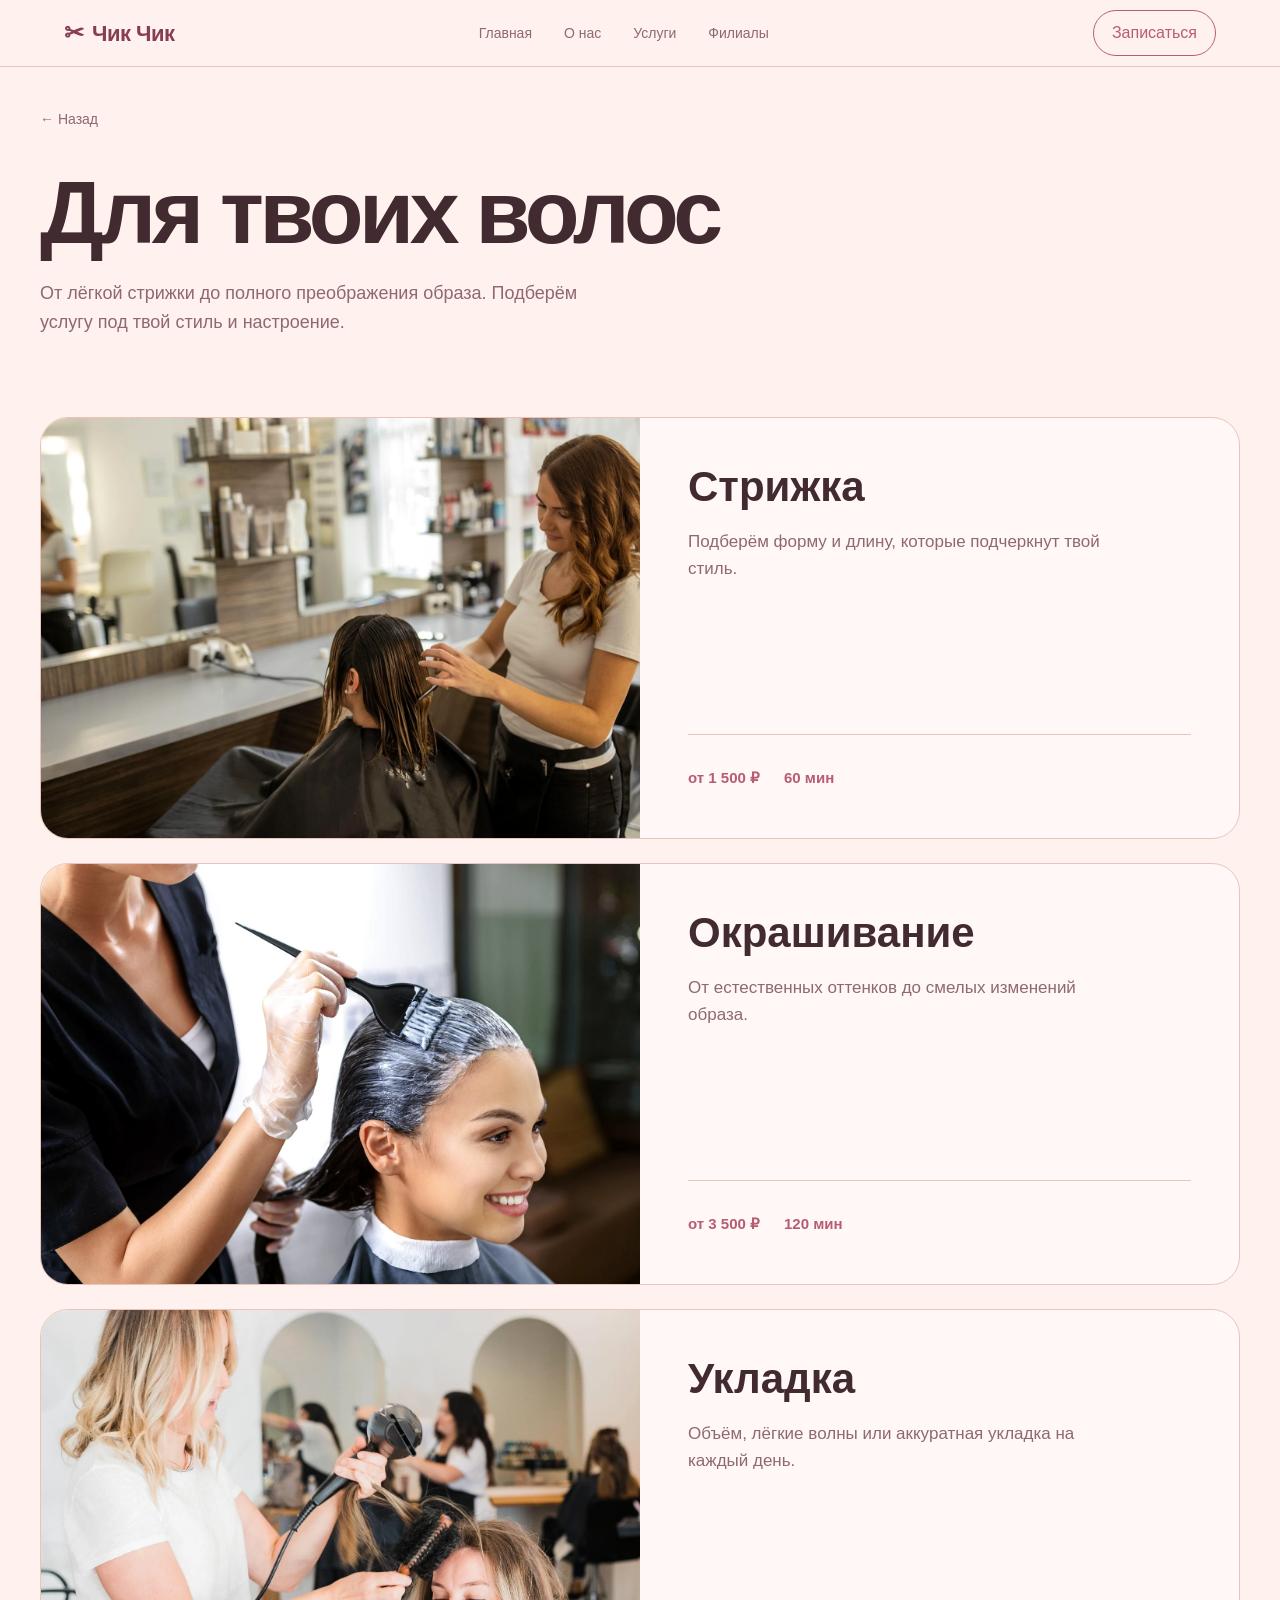
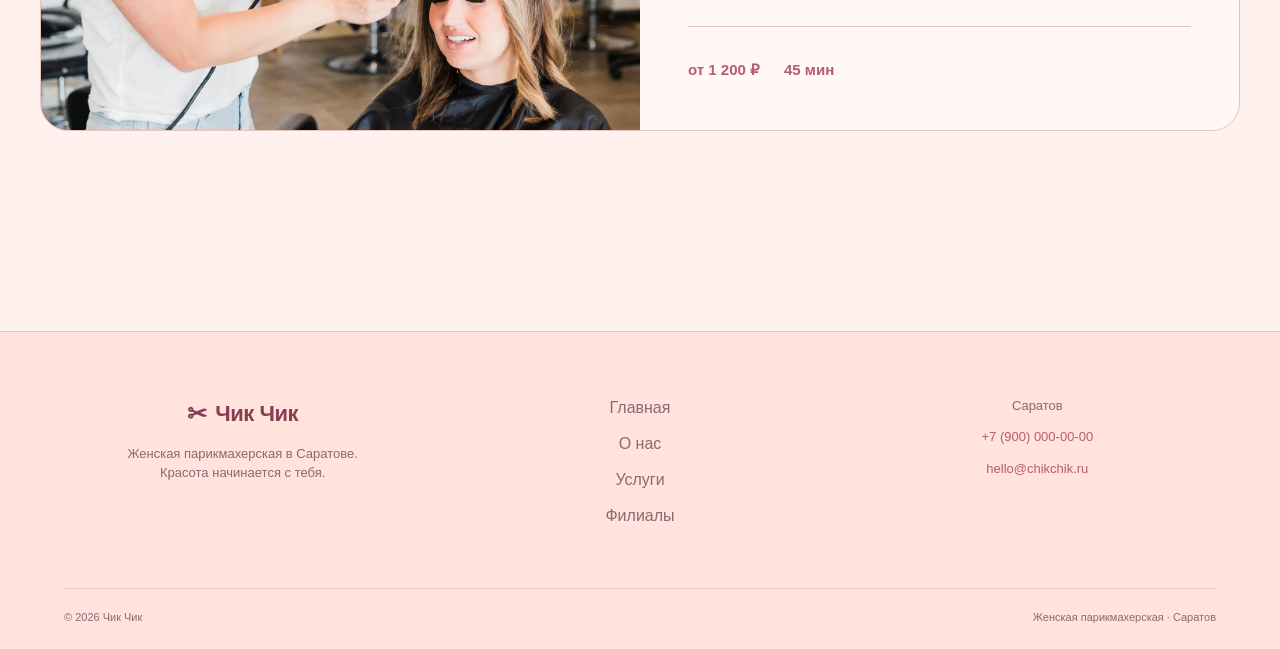
<file: assets/demo/services.html>
<!doctype html>
<html lang="ru">
    <head>
        <meta charset="UTF-8" />
        <meta name="viewport" content="width=device-width, initial-scale=1.0" />

        <title>Услуги — Чик Чик</title>

        <link rel="stylesheet" href="demo-style.css" />
    </head>

    <body>
        <!-- Header -->
        <header class="header">
            <a class="logo" href="#">
                <span class="logo__icon">✂</span>
                <span class="logo__text">Чик Чик</span>
            </a>

            <nav class="nav">
                <a href="#">Главная</a>
                <a href="#about">О нас</a>
                <a href="#haircuts">Услуги</a>
                <a href="#locations">Филиалы</a>
            </nav>

            <div class="header-info">
                <span class="working-status" id="workingStatus"></span>

                <a class="header__button" href="#booking"> Записаться </a>
            </div>
        </header>

        <main class="services-page">
            <a href="#" class="services-page__back"> ← Назад </a>

            <header class="services-page__header">
                <h1>Для твоих волос</h1>

                <p>
                    От лёгкой стрижки до полного преображения образа. Подберём
                    услугу под твой стиль и настроение.
                </p>
            </header>

            <section class="services-page__list">
                <article class="service-page-card">
                    <div class="service-page-card__image">
                        <img
                            src="haircuts/haircut-banner.webp"
                            alt="Женская стрижка"
                        />
                    </div>

                    <div class="service-page-card__content">
                        <div>
                            <h2>Стрижка</h2>

                            <p>
                                Подберём форму и длину, которые подчеркнут твой
                                стиль.
                            </p>
                        </div>

                        <div class="service-page-card__info">
                            <span>от 1 500 ₽</span>
                            <span>60 мин</span>
                        </div>
                    </div>
                </article>

                <article class="service-page-card">
                    <div class="service-page-card__image">
                        <img
                            src="haircuts/coloring-banner.webp"
                            alt="Окрашивание волос"
                        />
                    </div>

                    <div class="service-page-card__content">
                        <div>
                            <h2>Окрашивание</h2>

                            <p>
                                От естественных оттенков до смелых изменений
                                образа.
                            </p>
                        </div>

                        <div class="service-page-card__info">
                            <span>от 3 500 ₽</span>
                            <span>120 мин</span>
                        </div>
                    </div>
                </article>

                <article class="service-page-card">
                    <div class="service-page-card__image">
                        <img
                            src="haircuts/styling-banner.webp"
                            alt="Укладка волос"
                        />
                    </div>

                    <div class="service-page-card__content">
                        <div>
                            <h2>Укладка</h2>

                            <p>
                                Объём, лёгкие волны или аккуратная укладка на
                                каждый день.
                            </p>
                        </div>

                        <div class="service-page-card__info">
                            <span>от 1 200 ₽</span>
                            <span>45 мин</span>
                        </div>
                    </div>
                </article>
            </section>
        </main>

        <!-- Footer -->
        <footer class="footer">
            <div class="footer__top">
                <div class="footer__brand">
                    <a class="logo" href="#">
                        <span class="logo__icon">✂</span>
                        <span class="logo__text">Чик Чик</span>
                    </a>

                    <p>
                        Женская парикмахерская в Саратове.
                        <br />
                        Красота начинается с тебя.
                    </p>
                </div>

                <nav class="footer__nav">
                    <a href="#">Главная</a>
                    <a href="#about">О нас</a>
                    <a href="#haircuts">Услуги</a>
                    <a href="#locations">Филиалы</a>
                </nav>

                <div class="footer__contacts">
                    <span>Саратов</span>

                    <a href="tel:+79000000000"> +7 (900) 000-00-00 </a>

                    <a href="mailto:hello@chikchik.ru"> hello@chikchik.ru </a>
                </div>
            </div>

            <div class="footer__bottom">
                <span>© 2026 Чик Чик</span>

                <span>Женская парикмахерская · Саратов</span>
            </div>
        </footer>

        <script>
            const params = new URLSearchParams(window.location.search);
            const skill = params.get("from") || "nextjs";

            const mainUrl = `demo.html?skill=${skill}`;

            const logo = document.querySelector(".header .logo");

            if (logo) {
                logo.href = mainUrl;
            }

            const navLinks = document.querySelectorAll(".nav a");

            navLinks.forEach((link) => {
                const href = link.getAttribute("href");

                if (href === "#") {
                    link.href = mainUrl;
                } else {
                    link.href = `${mainUrl}${href}`;
                }
            });

            const bookingButton = document.querySelector(".header__button");

            if (bookingButton) {
                bookingButton.href = `${mainUrl}#booking`;
            }

            const backLink = document.querySelector(".services-page__back");

            if (backLink) {
                backLink.href = mainUrl;
            }

            const footerLogo = document.querySelector(".footer__brand .logo");

            if (footerLogo) {
                footerLogo.href = mainUrl;
            }

            const footerLinks = document.querySelectorAll(".footer__nav a");

            footerLinks.forEach((link) => {
                const href = link.getAttribute("href");

                if (href === "#") {
                    link.href = mainUrl;
                } else {
                    link.href = `${mainUrl}${href}`;
                }
            });
        </script>
    </body>
</html>
</file>
<file: assets/demo/demo-style.css>
/* ================================ Base ================================ */

:root {
    --color-background: #fff1ed;
    --color-surface: #ffe3dc;
    --color-surface-light: #fff8f6;

    --color-primary: #b85c72;
    --color-primary-dark: #873e52;

    --color-text: #422a31;
    --color-text-secondary: #8f6872;

    --color-border: #e8c4bd;
    --color-white: #ffffff;

    --font-main: Arial, sans-serif;

    --radius-small: 8px;
    --radius-medium: 16px;
    --radius-large: 28px;

    --transition: 0.3s ease;
}

/* ================================ Reset ================================ */

* {
    margin: 0;
    padding: 0;
    box-sizing: border-box;
}

html {
    scroll-behavior: smooth;
    scroll-margin-top: 100px;
}

body {
    min-height: 100vh;

    background-color: var(--color-background);
    color: var(--color-text);

    font-family: var(--font-main);
    line-height: 1.5;
}

img {
    display: block;
    width: 100%;
}

a {
    color: inherit;
    text-decoration: none;
}

button,
input,
select {
    font: inherit;
}

::selection {
    background: var(--color-primary);
    color: var(--color-background);
}

.demo-highlight {
    position: relative;
    z-index: 5;

    transition: 0.3s;
}

.demo-highlight::after {
    content: "";
    position: absolute;
    inset: -16px;

    pointer-events: none;

    background:
        linear-gradient(#b85c72, #b85c72) left top / 28px 5px no-repeat,
        linear-gradient(#b85c72, #b85c72) left top / 5px 28px no-repeat,
        linear-gradient(#b85c72, #b85c72) right top / 28px 5px no-repeat,
        linear-gradient(#b85c72, #b85c72) right top / 5px 28px no-repeat,
        linear-gradient(#b85c72, #b85c72) left bottom / 28px 5px no-repeat,
        linear-gradient(#b85c72, #b85c72) left bottom / 5px 28px no-repeat,
        linear-gradient(#b85c72, #b85c72) right bottom / 28px 5px no-repeat,
        linear-gradient(#b85c72, #b85c72) right bottom / 5px 28px no-repeat;
}

.demo-highlight::before {
    content: "";
    position: absolute;
    inset: -12px;
    pointer-events: none;

    background: repeating-linear-gradient(
        -45deg,
        rgba(184, 92, 114, 0.3) 0,
        rgba(184, 92, 114, 0.3) 1px,
        transparent 1px,
        transparent 6px
    );
}

/* ================================ Header ================================ */

.header {
    position: sticky;
    top: 0;
    z-index: 10;

    display: flex;
    align-items: center;
    justify-content: space-between;

    padding: 10px 5%;

    background-color: rgba(255, 241, 237, 0.9);
    border-bottom: 1px solid var(--color-border);

    backdrop-filter: blur(12px);
}

.logo {
    display: flex;
    align-items: center;
    gap: 8px;

    color: var(--color-primary-dark);

    font-size: 22px;
    font-weight: 700;
}

.logo__icon {
    font-size: 24px;
}

.logo__text {
    letter-spacing: -0.5px;
}

.nav {
    display: flex;
    align-items: center;
    gap: 32px;

    color: var(--color-text-secondary);
    font-size: 14px;
}

.nav a {
    transition: color var(--transition);
}

.nav a:hover {
    color: var(--color-primary);
}

.header-info {
    display: flex;
    align-items: center;
    flex-direction: row;
    gap: 20px;
}

.working-status {
    color: var(--color-text-secondary);
    font-weight: 600;
    font-size: 12px;

    white-space: pre-line;
}

.working-status.is-open {
    color: rgb(130, 203, 20);
}

.working-status.is-close {
    color: rgb(250, 69, 69);
}

.header__button {
    padding: 10px 18px;

    border: 1px solid var(--color-primary);
    border-radius: 999px;

    color: var(--color-primary);

    transition:
        background-color var(--transition),
        color var(--transition);
}

.header__button:hover {
    background-color: var(--color-primary);
    color: var(--color-white);
}

/* ================================ Common ================================ */

.hero,
.about,
.haircuts,
.locations,
.booking {
    width: min(1200px, 90%);
    margin: 0 auto;
}

.button {
    display: inline-flex;
    align-items: center;
    justify-content: center;

    min-width: 150px;
    padding: 14px 24px;

    border: 1px solid var(--color-primary);
    border-radius: 999px;

    background-color: var(--color-primary);
    color: var(--color-white);

    cursor: pointer;

    transition:
        background-color var(--transition),
        color var(--transition),
        transform var(--transition);
}

.button:hover {
    background-color: var(--color-primary-dark);
    transform: translateY(-2px);
}

.button--outline {
    background-color: transparent;
    color: var(--color-primary);
}

.button--outline:hover {
    background-color: var(--color-primary);
    color: var(--color-white);
}

/* ================================ Hero ================================ */

.hero {
    min-height: calc(100vh - 76px);

    display: flex;
    flex-direction: column;
    align-items: center;
    justify-content: center;

    padding: 80px 0;

    text-align: center;
}

.hero__content {
    width: min(800px, 100%);
}

.hero__label {
    margin-bottom: 20px;

    color: var(--color-primary);

    font-size: 12px;
    font-weight: 700;
    letter-spacing: 2px;
}

.hero__title {
    margin-bottom: 24px;

    color: var(--color-text);

    font-size: clamp(48px, 8vw, 92px);
    line-height: 0.95;
    letter-spacing: -4px;
}

.hero__description {
    max-width: 600px;
    margin: 0 auto 32px;

    color: var(--color-text-secondary);

    font-size: 17px;
}

.hero__buttons {
    display: flex;
    justify-content: center;
    gap: 12px;
}

.hero__carousel {
    scroll-margin-top: 100px;

    margin-top: 48px;
    padding-block: 32px;
    width: 100vw;
    overflow: hidden;
}

.hero__carousel-track {
    display: flex;
    align-items: center;
    gap: 128px;
    width: max-content;
    margin-left: 50%;
    transform: translateX(-50%);
    transition: transform 0.5s ease;
}

.hero__carousel-slide {
    flex: 0 0 63vw;
    aspect-ratio: 16 / 9;
    overflow: hidden;
    border-radius: 24px;
    opacity: 0.6;
    cursor: pointer;

    transform: scale(1);
    transition:
        transform 0.5s ease,
        opacity 0.5s ease;
}

.hero__carousel-slide.is-active {
    transform: scale(1.111111);
    opacity: 1;
    cursor: default;
}

.hero__carousel-slide:not(.is-active):hover {
    transform: scale(1.02);
}

.hero__carousel-slide img {
    display: block;
    width: 100%;
    height: 100%;
    object-fit: cover;
}

/* ================================ About ================================ */

.about {
    display: grid;
    grid-template-columns: 1fr 1fr;
    gap: 80px;

    padding: 120px 0;

    text-align: center;
}

.about__heading {
    display: flex;
    flex-direction: column;
    align-items: center;
}

.about__heading > p {
    margin-bottom: 20px;

    color: var(--color-primary);

    font-size: 12px;
    font-weight: 700;
    letter-spacing: 2px;
}

.about__heading h2 {
    font-size: clamp(36px, 5vw, 60px);
    line-height: 1;
    letter-spacing: -2px;
}

.about__content {
    display: flex;
    flex-direction: column;
    justify-content: center;
    gap: 24px;
}

.about__content > p {
    color: var(--color-text-secondary);
    font-size: 16px;
}

.about__stats {
    display: flex;
    justify-content: center;
    gap: 48px;

    margin-top: 20px;
}

.stat {
    display: flex;
    flex-direction: column;
    gap: 4px;
}

.stat strong {
    color: var(--color-primary);

    font-size: 32px;
}

.stat span {
    color: var(--color-text-secondary);
    font-size: 12px;
}

/* ================================ Heading ================================ */

.section-heading {
    display: flex;
    flex-direction: column;
    align-items: center;

    margin-bottom: 56px;

    text-align: center;
}

.section-heading > div > p {
    margin-bottom: 16px;

    color: var(--color-primary);

    font-size: 12px;
    font-weight: 700;
    letter-spacing: 2px;
}

.section-heading h2 {
    font-size: clamp(40px, 6vw, 72px);
    line-height: 1;
}

.section-heading > p {
    margin-top: 20px;

    color: var(--color-text-secondary);
}

/* ================================ Haircuts ================================ */

.haircuts {
    scroll-margin-top: 100px;
}

.haircuts__banner {
    position: relative;

    width: 100%;
    height: 420px;

    margin-top: 48px;
    margin-bottom: 32px;

    overflow: hidden;

    border: 1px solid var(--color-border);
    border-radius: var(--radius-large);

    background: var(--color-surface);
}

.haircuts__banner-image {
    display: block;

    width: 100%;
    height: 100%;

    object-fit: cover;

    transition: opacity var(--transition);
}

.haircuts__banner::after {
    content: "";

    position: absolute;
    inset: 0;

    background: linear-gradient(
        to top,
        rgba(66, 42, 49, 0.8),
        rgba(66, 42, 49, 0.05) 70%
    );
}

.haircuts__banner-content {
    position: absolute;
    z-index: 1;

    left: 48px;
    bottom: 40px;

    max-width: 620px;

    color: var(--color-white);
}

.haircuts__banner-title {
    margin: 0 0 12px;

    font-size: 42px;
    line-height: 1;
}

.haircuts__banner-description {
    max-width: 520px;

    margin: 0 0 20px;

    font-size: 18px;
    line-height: 1.5;
}

.haircuts__banner-info {
    display: flex;
    gap: 24px;

    font-size: 16px;
    font-weight: 700;
}

.haircuts__list {
    display: grid;
    grid-template-columns: repeat(3, 1fr);
    gap: 24px;

    margin-top: 32px;
}

.haircut-card {
    display: flex;
    flex-direction: column;

    min-height: 360px;

    overflow: hidden;

    border: 1px solid var(--color-border);
    border-radius: var(--radius-large);

    background: var(--color-surface-light);

    cursor: pointer;

    transition:
        transform var(--transition),
        border-color var(--transition),
        box-shadow var(--transition);
}

.haircut-card:hover {
    transform: translateY(-4px);

    border-color: var(--color-primary);

    box-shadow: 0 16px 40px rgba(66, 42, 49, 0.08);
}

.haircut-card.is-active {
    border-color: var(--color-primary);
}

.haircut-card__image {
    width: 100%;
    height: 300px;

    flex-shrink: 0;

    overflow: hidden;

    background: var(--color-surface);
}

.haircut-card__image img {
    display: block;

    width: 100%;
    height: 100%;

    object-fit: cover;
}

.haircut-card__content {
    display: flex;
    flex: 1;
    flex-direction: column;

    padding: 28px 32px 30px;
}

.haircut-card__content h3 {
    margin: auto 0 12px;

    color: var(--color-text);

    font-size: 26px;
    line-height: 1.2;
}

.haircut-card__content p {
    margin: 0;

    color: var(--color-text-secondary);

    font-size: 17px;
    line-height: 1.5;
}

.haircut-card__info {
    display: flex;
    align-items: center;
    gap: 24px;

    margin-top: 28px;

    color: var(--color-primary);

    font-size: 18px;
    font-weight: 700;
}

.haircut-card__info span:first-child {
    padding: 4px;
    border-radius: 10px;
    background-color: var(--color-primary);
    color: var(--color-background);
}

.next-page-link {
    display: flex;
    align-items: center;
    justify-content: center;

    scroll-margin-top: 250px;

    width: 100%;
    margin-top: 24px;
    padding: 20px 24px;

    border: 1px solid var(--color-border);
    border-radius: var(--radius-medium);

    color: var(--color-text);
    background: var(--color-surface-light);

    font-size: 15px;
    font-weight: 700;
    text-decoration: none;

    transition:
        border-color var(--transition),
        background-color var(--transition),
        transform var(--transition);
}

.next-page-link:hover {
    border-color: var(--color-primary);
    background-color: var(--color-surface);
    transform: translateY(-2px);
}

/* ================================ Locations ================================ */

.locations {
    padding: 120px 0;
}

.location.is-active {
    border-color: var(--color-primary);
    background-color: var(--color-surface);
}

.locations__content {
    display: flex;
    flex-direction: row;

    gap: 20px;
}

.locations__list {
    display: flex;
    flex-direction: column;
    gap: 12px;
}

.location {
    display: flex;
    align-items: flex-start;
    gap: 20px;

    min-width: fit-content;

    padding: 24px;

    background-color: var(--color-surface-light);

    border: 1px solid var(--color-border);
    border-radius: var(--radius-medium);

    cursor: pointer;
}

.location__info h3 {
    margin-bottom: 4px;
}

.location__info p {
    margin-bottom: 4px;

    color: var(--color-text-secondary);
}

.location__info span {
    color: var(--color-primary);

    font-size: 12px;
}

.locations__map {
    width: 100%;
    height: 500px;

    overflow: hidden;

    border: 1px solid var(--color-border);
    border-radius: var(--radius-medium);

    background-color: var(--color-surface);
}

.locations__map-container {
    width: 100%;
    height: 100%;
}

.map-marker {
    width: 20px;
    height: 20px;
    padding: 0;

    border: 3px solid var(--color-white);
    border-radius: 50%;

    background-color: var(--color-primary);

    box-shadow:
        0 0 0 5px rgba(66, 42, 49, 0.18),
        0 4px 12px rgba(0, 0, 0, 0.2);

    cursor: pointer;

    /*transition:
        transform var(--transition),
        box-shadow var(--transition);*/
}

.map-marker:hover {
    transform: scale(1.25);

    box-shadow:
        0 0 0 7px rgba(66, 42, 49, 0.16),
        0 6px 16px rgba(0, 0, 0, 0.25);
}

.map-marker.is-active {
    transform: scale(1.35);

    box-shadow:
        0 0 0 8px rgba(243, 46, 102, 0.18),
        0 6px 18px rgba(243, 46, 102, 0.18);
}

/* ================================ Booking Modal ================================ */

.booking-modal[hidden],
.booking-success[hidden] {
    display: none;
}

.booking-modal {
    position: fixed;
    inset: 0;
    z-index: 1000;

    display: flex;
    align-items: center;
    justify-content: center;

    padding: 24px;

    opacity: 0;
    visibility: hidden;
    pointer-events: none;

    transition:
        opacity 0.3s ease,
        visibility 0.3s ease;
}

.booking-modal.is-active {
    opacity: 1;
    visibility: visible;
    pointer-events: auto;
}

.booking-modal__overlay {
    position: absolute;
    inset: 0;

    background: rgba(24, 24, 24, 0.55);
    backdrop-filter: blur(8px);
}

.booking-modal__window {
    position: relative;
    z-index: 1;

    width: min(100%, 620px);
    max-height: calc(100vh - 48px);

    overflow-y: auto;

    border: 1px solid var(--color-border);
    border-radius: var(--radius-large);

    background: var(--color-surface-light);
    box-shadow: 0 30px 80px rgba(0, 0, 0, 0.25);

    transform: translateY(20px) scale(0.98);

    transition: transform 0.3s ease;
    scrollbar-width: none;
}

.booking-modal__window::-webkit-scrollbar {
    display: none;
}

.booking-modal.is-active .booking-modal__window {
    transform: translateY(0) scale(1);
}

.booking-modal__close {
    position: absolute;
    top: 20px;
    right: 20px;

    z-index: 2;

    width: 40px;
    height: 40px;

    display: flex;
    align-items: center;
    justify-content: center;

    padding: 0;

    border: 0;
    border-radius: 50%;

    background: var(--color-surface);
    color: var(--color-text);

    font-size: 26px;
    line-height: 1;

    cursor: pointer;

    transition:
        background-color 0.2s ease,
        transform 0.2s ease;
}

.booking-modal__close:hover {
    background: var(--color-border);
}

.booking-modal__content {
    padding: 48px;
}

.booking-modal__heading {
    max-width: 460px;
    margin-bottom: 36px;
}

.booking-modal__label {
    display: block;

    margin-bottom: 16px;

    color: var(--color-primary);

    font-size: 12px;
    font-weight: 700;
    letter-spacing: 0.08em;
}

.booking-modal__heading h2 {
    margin: 0 0 16px;

    color: var(--color-text);

    font-size: clamp(34px, 5vw, 52px);
    line-height: 0.98;
}

.booking-modal__heading p {
    margin: 0;

    color: var(--color-text-secondary);

    font-size: 15px;
    line-height: 1.5;
}

/* ================================ Form ================================ */

.booking-modal__form {
    display: flex;
    flex-direction: column;
    gap: 24px;
}

.booking-modal__field {
    display: flex;
    flex-direction: column;
    gap: 10px;
}

.booking-modal__field > span {
    color: var(--color-text);

    font-size: 13px;
    font-weight: 700;
}

.booking-modal__field input,
.booking-modal__field select {
    width: 100%;
    height: 52px;

    padding: 0 16px;

    border: 1px solid var(--color-border);
    border-radius: var(--radius-medium);

    outline: none;

    background: var(--color-surface);
    color: var(--color-text);

    font: inherit;

    transition:
        border-color 0.2s ease,
        box-shadow 0.2s ease;
}

.booking-modal__field input::placeholder {
    color: var(--color-text-secondary);
}

.booking-modal__field input:focus,
.booking-modal__field select:focus {
    border-color: var(--color-primary);
    box-shadow: 0 0 0 3px rgba(66, 42, 49, 0.08);
}

.booking-modal__submit {
    width: 100%;
    margin-top: 8px;
}

/* ================================ Calendar ================================ */

.booking-calendar {
    padding: 20px;

    border: 1px solid var(--color-border);
    border-radius: var(--radius-medium);

    background: var(--color-surface);
}

.booking-calendar__header {
    display: flex;
    align-items: center;
    justify-content: space-between;

    margin-bottom: 20px;
}

.booking-calendar__header strong {
    color: var(--color-text);

    font-size: 15px;
}

.booking-calendar__prev,
.booking-calendar__next {
    width: 34px;
    height: 34px;

    display: flex;
    align-items: center;
    justify-content: center;

    padding: 0;

    border: 0;
    border-radius: 50%;

    background: transparent;
    color: var(--color-text);

    font-size: 16px;

    cursor: pointer;

    transition: background-color 0.2s ease;
}

.booking-calendar__prev:hover,
.booking-calendar__next:hover {
    background: var(--color-border);
}

.booking-calendar__weekdays,
.booking-calendar__days {
    display: grid;
    grid-template-columns: repeat(7, 1fr);
    gap: 6px;
}

.booking-calendar__weekdays {
    margin-bottom: 8px;
}

.booking-calendar__weekdays span {
    text-align: center;

    color: var(--color-text-secondary);

    font-size: 11px;
    font-weight: 700;
}

.booking-calendar__days button {
    width: 100%;
    aspect-ratio: 1;

    padding: 0;

    border: 0;
    border-radius: 50%;

    background: transparent;
    color: var(--color-text);

    font: inherit;
    font-size: 13px;

    cursor: pointer;

    transition:
        background-color 0.2s ease,
        color 0.2s ease;
}

.booking-calendar__days button:hover {
    background: var(--color-border);
}

.booking-calendar__days button.is-selected {
    background: var(--color-primary);
    color: var(--color-white);
}

.booking-calendar__days button.is-disabled {
    color: var(--color-text-secondary);
    opacity: 0.3;
    cursor: default;
}

.booking-calendar__days button.is-disabled:hover {
    background: transparent;
}

/* ================================ Success ================================ */

.booking-success {
    position: fixed;
    top: 24px;
    right: 24px;

    z-index: 1100;

    width: min(380px, calc(100vw - 48px));

    padding: 28px;

    border: 1px solid var(--color-border);
    border-radius: var(--radius-large);

    background: var(--color-surface-light);
    box-shadow: 0 20px 60px rgba(0, 0, 0, 0.2);

    opacity: 0;
    visibility: hidden;
    pointer-events: none;

    transform: translateY(-20px);

    transition:
        opacity 0.3s ease,
        visibility 0.3s ease,
        transform 0.3s ease;
}

.booking-success.is-active {
    opacity: 1;
    visibility: visible;
    pointer-events: auto;

    transform: translateY(0);
}

.booking-success__content {
    display: flex;
    flex-direction: column;
    align-items: flex-start;
}

.booking-success__icon {
    display: flex;
    align-items: center;
    justify-content: center;

    width: 40px;
    height: 40px;
    margin-bottom: 16px;

    border-radius: 50%;

    background: var(--color-primary);
    color: var(--color-white);

    font-size: 18px;
    font-weight: 700;
}

.booking-success h3 {
    margin: 0 0 8px;

    color: var(--color-text);

    font-size: 24px;
}

.booking-success p {
    margin: 0 0 24px;

    color: var(--color-text-secondary);

    font-size: 14px;
    line-height: 1.5;
}
/* ================================ Footer ================================ */

.footer {
    margin-top: 80px;
    padding: 64px 5% 24px;

    background-color: var(--color-surface);

    border-top: 1px solid var(--color-border);

    text-align: center;
}

.footer__top {
    display: grid;
    grid-template-columns: repeat(3, 1fr);
    gap: 40px;

    max-width: 1200px;
    margin: 0 auto;
}

.footer__brand,
.footer__nav,
.footer__contacts {
    display: flex;
    flex-direction: column;
    align-items: center;
    gap: 12px;
}

.footer__brand p,
.footer__contacts {
    color: var(--color-text-secondary);
    font-size: 13px;
}

.footer__nav a {
    color: var(--color-text-secondary);

    transition: color var(--transition);
}

.footer__nav a:hover {
    color: var(--color-primary);
}

.footer__contacts a {
    color: var(--color-primary);
}

.footer__bottom {
    display: flex;
    justify-content: space-between;

    max-width: 1200px;
    margin: 60px auto 0;
    padding-top: 20px;

    border-top: 1px solid var(--color-border);

    color: var(--color-text-secondary);
    font-size: 11px;
}

.is-hidden {
    display: none;
}

/* ================================ Responsive ================================ */

@media (max-width: 800px) {
    .header {
        flex-wrap: wrap;
        gap: 16px;
    }

    .nav {
        order: 3;

        width: 100%;

        justify-content: center;
        gap: 20px;
    }

    .about {
        grid-template-columns: 1fr;
        gap: 48px;
    }

    .haircuts__list {
        grid-template-columns: 1fr;
    }

    .locations__content {
        grid-template-columns: 1fr;
    }

    .footer__top {
        grid-template-columns: 1fr;
    }

    .footer__bottom {
        flex-direction: column;
        gap: 8px;
    }
}

@media (max-width: 500px) {
    .header {
        padding: 16px 20px;
    }

    .header__button {
        display: none;
    }

    .nav {
        font-size: 12px;
    }

    .hero {
        padding: 60px 0;
    }

    .hero__title {
        font-size: 48px;
        letter-spacing: -2px;
    }

    .hero__buttons {
        flex-direction: column;
        align-items: stretch;
    }

    .button {
        width: 100%;
    }

    .about,
    .haircuts,
    .locations,
    .booking {
        padding: 80px 0;
    }

    .about__stats {
        gap: 24px;
    }

    .footer {
        padding-inline: 20px;
    }
}

/* ============================================================================ */
/* =============================== Service Page =============================== */
/* ============================================================================ */

.services-page {
    width: min(1200px, calc(100% - 48px));
    margin: 0 auto;
    padding: 40px 0 120px;
}

.services-page__back {
    display: inline-flex;
    margin-bottom: 40px;

    color: var(--color-text-secondary);
    font-size: 14px;
    text-decoration: none;

    transition: color var(--transition);
}

.services-page__back:hover {
    color: var(--color-primary);
}

.services-page__header {
    margin-bottom: 80px;
}

.services-page__header h1 {
    margin: 0 0 24px;

    color: var(--color-text);
    font-size: clamp(48px, 7vw, 96px);
    line-height: 0.95;
    letter-spacing: -0.05em;
}

.services-page__header p {
    max-width: 560px;
    margin: 0;

    color: var(--color-text-secondary);
    font-size: 18px;
    line-height: 1.6;
}

.services-page__list {
    display: flex;
    flex-direction: column;
    gap: 24px;
}

.service-page-card {
    display: grid;
    grid-template-columns: 1fr 1fr;

    overflow: hidden;

    border: 1px solid var(--color-border);
    border-radius: var(--radius-large);

    background: var(--color-surface-light);
}

.service-page-card__image {
    min-height: 420px;
    overflow: hidden;
}

.service-page-card__image img {
    display: block;

    width: 100%;
    height: 100%;

    object-fit: cover;

    transition: transform 0.6s ease;
}

.service-page-card:hover .service-page-card__image img {
    transform: scale(1.03);
}

.service-page-card__content {
    display: flex;
    flex-direction: column;
    justify-content: space-between;

    padding: 48px;
}

.service-page-card__number {
    display: block;
    margin-bottom: 80px;

    color: var(--color-primary);
    font-size: 13px;
    font-weight: 700;
}

.service-page-card__content h2 {
    margin: 0 0 20px;

    color: var(--color-text);
    font-size: 42px;
    line-height: 1;
}

.service-page-card__content p {
    max-width: 420px;
    margin: 0;

    color: var(--color-text-secondary);
    font-size: 17px;
    line-height: 1.6;
}

.service-page-card__info {
    display: flex;
    gap: 24px;

    padding-top: 32px;

    border-top: 1px solid var(--color-border);

    color: var(--color-primary);
    font-size: 15px;
    font-weight: 700;
}
</file>
